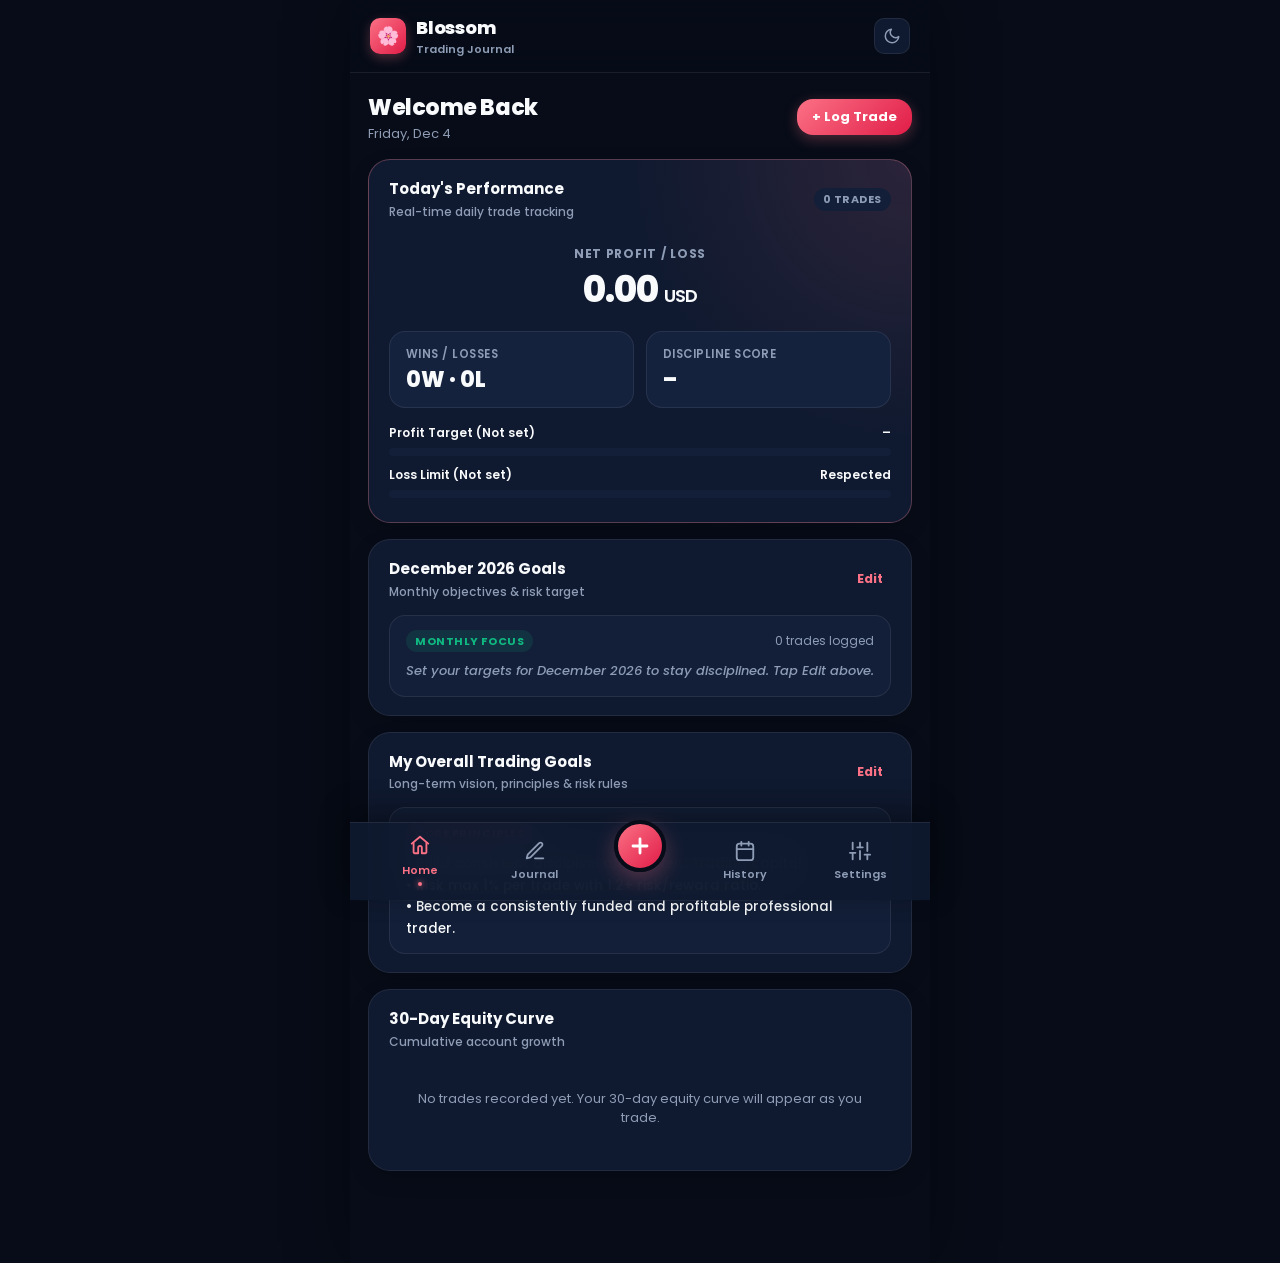
<file: index.html>
<!DOCTYPE html>
<html lang="en">
<head>
  <meta charset="utf-8">
  <meta name="viewport" content="width=device-width, initial-scale=1, maximum-scale=1, user-scalable=no, viewport-fit=cover">
  <meta name="theme-color" content="#070c18">
  <title>Blossom Trade Journal 🌸</title>
  <link rel="preconnect" href="https://fonts.googleapis.com">
  <link rel="preconnect" href="https://fonts.gstatic.com" crossorigin>
  <link rel="stylesheet" href="https://fonts.googleapis.com/css2?family=Poppins:wght@300;400;500;600;700;800&display=swap">
  <style>
    :root {
      --bg: #070c18;
      --card: #0f192f;
      --card-elevated: #15223e;
      --card-border: rgba(255, 255, 255, 0.08);
      --tx: #f8fafc;
      --tx-muted: #8e9db5;
      --tx-dim: #5c6b82;
      --accent: #fb7185;
      --accent-glow: rgba(251, 113, 133, 0.3);
      --accent-grad: linear-gradient(135deg, #fb7185 0%, #e11d48 100%);
      --g: #10b981;
      --g-bg: rgba(16, 185, 129, 0.12);
      --r: #f43f5e;
      --r-bg: rgba(244, 63, 94, 0.12);
      --in: #131f38;
      --in-focus: #1c2c4e;
      --bd: rgba(255, 255, 255, 0.08);
      --radius-sm: 10px;
      --radius-md: 16px;
      --radius-lg: 22px;
      --radius-full: 9999px;
      --font-main: "Poppins", -apple-system, BlinkMacSystemFont, "Segoe UI", Roboto, sans-serif;
    }

    [data-theme="light"] {
      --bg: #f4f6fa;
      --card: #ffffff;
      --card-elevated: #f8fafc;
      --card-border: #e2e8f0;
      --tx: #0b1f3a;
      --tx-muted: #64748b;
      --tx-dim: #94a3b8;
      --accent: #e11d48;
      --accent-glow: rgba(225, 29, 72, 0.15);
      --accent-grad: linear-gradient(135deg, #fb7185 0%, #e11d48 100%);
      --g: #059669;
      --g-bg: #ecfdf5;
      --r: #dc2626;
      --r-bg: #fef2f2;
      --in: #f1f5f9;
      --in-focus: #ffffff;
      --bd: #e2e8f0;
    }

    * {
      box-sizing: border-box;
      margin: 0;
      padding: 0;
      -webkit-tap-highlight-color: transparent;
      font-family: var(--font-main) !important;
    }

    body {
      background: var(--bg);
      color: var(--tx);
      font-family: var(--font-main);
      font-size: 15px;
      line-height: 1.5;
      -webkit-font-smoothing: antialiased;
      overflow-x: hidden;
      min-height: 100vh;
      display: flex;
      justify-content: center;
    }

    /* Animated Splash Screen */
    .splash-screen {
      position: fixed;
      top: 0;
      left: 0;
      right: 0;
      bottom: 0;
      z-index: 99999;
      background: #070c18;
      display: flex;
      flex-direction: column;
      align-items: center;
      justify-content: center;
      transition: opacity 0.5s ease-out, visibility 0.5s;
    }

    .splash-screen.hide {
      opacity: 0;
      visibility: hidden;
      pointer-events: none;
    }

    .splash-content {
      display: flex;
      flex-direction: column;
      align-items: center;
      text-align: center;
      animation: splashPop 0.6s cubic-bezier(0.16, 1, 0.3, 1);
    }

    .splash-logo-wrap {
      position: relative;
      width: 90px;
      height: 90px;
      display: flex;
      align-items: center;
      justify-content: center;
      margin-bottom: 16px;
    }

    .splash-glow {
      position: absolute;
      width: 100%;
      height: 100%;
      border-radius: var(--radius-full);
      background: var(--accent-grad);
      filter: blur(24px);
      opacity: 0.6;
      animation: pulseGlow 2s infinite ease-in-out;
    }

    .splash-icon {
      position: relative;
      width: 80px;
      height: 80px;
      border-radius: 22px;
      background: var(--card);
      border: 1px solid rgba(255, 255, 255, 0.15);
      display: flex;
      align-items: center;
      justify-content: center;
      font-size: 40px;
      box-shadow: 0 10px 30px rgba(0, 0, 0, 0.5);
    }

    .splash-title {
      font-size: 26px;
      font-weight: 800;
      letter-spacing: -0.02em;
      color: #ffffff;
      margin-bottom: 4px;
    }

    .splash-tagline {
      font-size: 13.5px;
      color: #8e9db5;
      font-weight: 500;
      letter-spacing: 0.02em;
      margin-bottom: 24px;
    }

    .splash-loader {
      width: 140px;
      height: 4px;
      background: rgba(255, 255, 255, 0.1);
      border-radius: var(--radius-full);
      overflow: hidden;
    }

    .splash-bar {
      height: 100%;
      background: var(--accent-grad);
      border-radius: var(--radius-full);
      animation: loadBar 1.2s ease-in-out forwards;
    }

    @keyframes loadBar {
      0% { width: 0%; }
      50% { width: 65%; }
      100% { width: 100%; }
    }

    @keyframes pulseGlow {
      0%, 100% { transform: scale(1); opacity: 0.6; }
      50% { transform: scale(1.15); opacity: 0.85; }
    }

    @keyframes splashPop {
      0% { transform: scale(0.85); opacity: 0; }
      100% { transform: scale(1); opacity: 1; }
    }

    /* App Shell */
    #app-shell {
      width: 100%;
      max-width: 580px;
      min-height: 100vh;
      display: flex;
      flex-direction: column;
      position: relative;
      background: var(--bg);
      box-shadow: 0 0 60px rgba(0, 0, 0, 0.4);
    }

    /* Top App Bar */
    header.app-topbar {
      position: sticky;
      top: 0;
      z-index: 40;
      display: flex;
      align-items: center;
      justify-content: space-between;
      padding: calc(14px + env(safe-area-inset-top, 0px)) 20px 14px;
      background: color-mix(in srgb, var(--bg) 85%, transparent);
      backdrop-filter: blur(16px);
      -webkit-backdrop-filter: blur(16px);
      border-bottom: 1px solid var(--bd);
    }

    .topbar-brand {
      display: flex;
      align-items: center;
      gap: 10px;
    }

    .brand-icon {
      width: 36px;
      height: 36px;
      border-radius: 10px;
      background: var(--accent-grad);
      display: flex;
      align-items: center;
      justify-content: center;
      font-size: 18px;
      box-shadow: 0 4px 12px var(--accent-glow);
    }

    .brand-title {
      font-size: 18px;
      font-weight: 800;
      letter-spacing: -0.01em;
      color: var(--tx);
    }

    .topbar-actions {
      display: flex;
      align-items: center;
      gap: 8px;
    }

    .icon-btn {
      width: 36px;
      height: 36px;
      border-radius: var(--radius-sm);
      background: var(--card);
      border: 1px solid var(--bd);
      color: var(--tx-muted);
      display: flex;
      align-items: center;
      justify-content: center;
      cursor: pointer;
      font-size: 16px;
      transition: all 0.2s ease;
    }

    .icon-btn:hover, .icon-btn:active {
      color: var(--tx);
      background: var(--card-elevated);
      border-color: var(--accent);
    }

    /* Main Scrollable View Area */
    main#main-content {
      flex: 1;
      padding: 18px 18px calc(92px + env(safe-area-inset-bottom, 0px));
      display: flex;
      flex-direction: column;
      gap: 16px;
      overflow-y: auto;
    }

    /* Premium Mobile Cards */
    .card {
      background: var(--card);
      border: 1px solid var(--card-border);
      border-radius: var(--radius-lg);
      padding: 18px 20px;
      box-shadow: 0 8px 24px -6px rgba(0, 0, 0, 0.25);
      position: relative;
      overflow: hidden;
    }

    .card-glow {
      background: radial-gradient(400px circle at top right, color-mix(in srgb, var(--accent) 12%, transparent), transparent 70%), var(--card);
      border: 1px solid color-mix(in srgb, var(--accent) 25%, var(--card-border));
    }

    .card-header {
      display: flex;
      align-items: center;
      justify-content: space-between;
      margin-bottom: 14px;
    }

    .card-title {
      font-size: 15px;
      font-weight: 700;
      color: var(--tx);
      display: flex;
      align-items: center;
      gap: 8px;
    }

    .card-subtitle {
      font-size: 12px;
      color: var(--tx-muted);
      margin-top: 2px;
      font-weight: 500;
    }

    .card-action-btn {
      font-size: 12.5px;
      font-weight: 700;
      color: var(--accent);
      background: transparent;
      border: none;
      cursor: pointer;
      padding: 4px 8px;
      border-radius: 6px;
    }

    .card-action-btn:hover {
      background: var(--accent-glow);
    }

    /* Goals Section */
    .goal-box {
      background: var(--in);
      border: 1px solid var(--bd);
      border-radius: var(--radius-md);
      padding: 14px 16px;
      margin-top: 10px;
    }

    .goal-header-row {
      display: flex;
      align-items: center;
      justify-content: space-between;
      margin-bottom: 8px;
    }

    .goal-tag {
      font-size: 11px;
      font-weight: 700;
      text-transform: uppercase;
      letter-spacing: 0.05em;
      padding: 3px 9px;
      border-radius: var(--radius-full);
      background: var(--accent-glow);
      color: var(--accent);
    }

    .goal-text {
      font-size: 13.5px;
      color: var(--tx);
      line-height: 1.6;
      white-space: pre-wrap;
      font-weight: 500;
    }

    .goal-empty-text {
      font-size: 13px;
      color: var(--tx-muted);
      font-style: italic;
    }

    .goal-edit-area {
      width: 100%;
      min-height: 75px;
      background: var(--bg);
      border: 1px solid var(--accent);
      border-radius: var(--radius-sm);
      color: var(--tx);
      padding: 10px;
      font-family: inherit;
      font-size: 13.5px;
      resize: vertical;
      outline: none;
    }

    /* KPI Grid */
    .kpi-grid {
      display: grid;
      grid-template-columns: repeat(2, 1fr);
      gap: 12px;
    }

    .kpi-card {
      background: var(--card-elevated);
      border: 1px solid var(--bd);
      border-radius: var(--radius-md);
      padding: 14px 16px;
      display: flex;
      flex-direction: column;
    }

    .kpi-label {
      font-size: 11.5px;
      font-weight: 600;
      color: var(--tx-muted);
      text-transform: uppercase;
      letter-spacing: 0.04em;
    }

    .kpi-val {
      font-size: 22px;
      font-weight: 800;
      color: var(--tx);
      margin-top: 4px;
      line-height: 1.2;
    }

    .kpi-val.pos { color: var(--g); }
    .kpi-val.neg { color: var(--r); }

    /* Progress Indicators */
    .progress-wrap {
      margin-top: 10px;
    }

    .progress-bar {
      height: 8px;
      background: var(--in);
      border-radius: var(--radius-full);
      overflow: hidden;
      margin: 6px 0;
      position: relative;
    }

    .progress-fill {
      height: 100%;
      background: var(--accent-grad);
      border-radius: var(--radius-full);
      transition: width 0.4s ease;
    }

    .progress-fill.green { background: var(--g); }
    .progress-fill.red { background: var(--r); }

    /* Form Controls */
    input, select, textarea {
      width: 100%;
      padding: 12px 14px;
      border: 1px solid var(--bd);
      border-radius: var(--radius-sm);
      background: var(--in);
      color: var(--tx);
      font-family: inherit;
      font-size: 14px;
      transition: all 0.2s ease;
    }

    input:focus, select:focus, textarea:focus {
      outline: none;
      border-color: var(--accent);
      background: var(--in-focus);
      box-shadow: 0 0 0 3px var(--accent-glow);
    }

    label {
      display: block;
      font-size: 12.5px;
      font-weight: 600;
      color: var(--tx-muted);
      margin: 10px 0 5px;
    }

    .btn {
      display: inline-flex;
      align-items: center;
      justify-content: center;
      gap: 8px;
      padding: 12px 20px;
      border-radius: var(--radius-md);
      font-size: 14.5px;
      font-weight: 700;
      cursor: pointer;
      border: none;
      transition: all 0.2s cubic-bezier(0.4, 0, 0.2, 1);
      width: 100%;
    }

    .btn-primary {
      background: var(--accent-grad);
      color: #ffffff;
      box-shadow: 0 4px 14px var(--accent-glow);
    }

    .btn-primary:active {
      transform: scale(0.98);
    }

    .btn-secondary {
      background: var(--card-elevated);
      color: var(--tx);
      border: 1px solid var(--bd);
    }

    .btn-pill-group {
      display: flex;
      gap: 6px;
      flex-wrap: wrap;
    }

    .pill-btn {
      padding: 7px 14px;
      font-size: 13px;
      font-weight: 600;
      border-radius: var(--radius-full);
      background: var(--in);
      border: 1px solid var(--bd);
      color: var(--tx-muted);
      cursor: pointer;
      transition: all 0.15s ease;
    }

    .pill-btn.active {
      background: var(--accent);
      color: #ffffff;
      border-color: var(--accent);
      box-shadow: 0 2px 8px var(--accent-glow);
    }

    .rule-type-badge {
      display: inline-block;
      font-size: 10px;
      font-weight: 700;
      text-transform: uppercase;
      letter-spacing: 0.05em;
      padding: 2px 7px;
      border-radius: 6px;
      margin-right: 8px;
    }
    .rule-type-badge.do {
      background: var(--g-bg);
      color: var(--g);
    }
    .rule-type-badge.dont {
      background: var(--r-bg);
      color: var(--r);
    }

    /* Modern Bottom Navigation Bar */
    nav.app-bottom-nav {
      position: fixed;
      bottom: 0;
      left: 0;
      right: 0;
      max-width: 580px;
      margin: 0 auto;
      z-index: 50;
      background: color-mix(in srgb, var(--card) 92%, transparent);
      backdrop-filter: blur(24px);
      -webkit-backdrop-filter: blur(24px);
      border-top: 1px solid var(--bd);
      padding: 6px 12px calc(8px + env(safe-area-inset-bottom, 0px));
      display: flex;
      align-items: center;
      justify-content: space-around;
      box-shadow: 0 -10px 30px rgba(0, 0, 0, 0.4);
    }

    .nav-item {
      display: flex;
      flex-direction: column;
      align-items: center;
      justify-content: center;
      gap: 3px;
      color: var(--tx-muted);
      text-decoration: none;
      font-size: 11px;
      font-weight: 600;
      padding: 6px 8px;
      border-radius: 12px;
      cursor: pointer;
      transition: all 0.2s ease;
      flex: 1;
      max-width: 72px;
      position: relative;
    }

    .nav-icon {
      width: 24px;
      height: 24px;
      display: flex;
      align-items: center;
      justify-content: center;
      transition: all 0.2s ease;
    }

    .nav-icon svg {
      width: 22px;
      height: 22px;
      stroke-width: 2;
    }

    .nav-item.active {
      color: var(--accent);
    }

    .nav-item.active .nav-icon {
      transform: translateY(-2px);
    }

    .active-dot {
      width: 4px;
      height: 4px;
      border-radius: var(--radius-full);
      background: var(--accent);
      box-shadow: 0 0 6px var(--accent);
      display: none;
      margin-top: 1px;
    }

    .nav-item.active .active-dot {
      display: block;
    }

    /* Floating Center Add Action Button */
    .nav-item-center {
      position: relative;
      top: -14px;
    }

    .fab-btn {
      width: 52px;
      height: 52px;
      border-radius: var(--radius-full);
      background: var(--accent-grad);
      color: #ffffff;
      border: 4px solid var(--bg);
      display: flex;
      align-items: center;
      justify-content: center;
      box-shadow: 0 8px 22px var(--accent-glow);
      cursor: pointer;
      transition: transform 0.2s cubic-bezier(0.34, 1.56, 0.64, 1);
    }

    .fab-btn svg {
      width: 24px;
      height: 24px;
      stroke-width: 2.8;
    }

    .fab-btn:active {
      transform: scale(0.92);
    }

    /* Subtabs bar */
    .subtabs {
      display: flex;
      background: var(--in);
      padding: 4px;
      border-radius: var(--radius-md);
      gap: 4px;
      border: 1px solid var(--bd);
    }

    .subtab-btn {
      flex: 1;
      padding: 8px 12px;
      font-size: 13px;
      font-weight: 700;
      border-radius: var(--radius-sm);
      border: none;
      background: transparent;
      color: var(--tx-muted);
      cursor: pointer;
      transition: all 0.15s ease;
      text-align: center;
    }

    .subtab-btn.active {
      background: var(--card);
      color: var(--tx);
      box-shadow: 0 2px 8px rgba(0, 0, 0, 0.2);
    }

    /* Trade Item Card */
    .trade-card {
      background: var(--card-elevated);
      border: 1px solid var(--bd);
      border-radius: var(--radius-md);
      padding: 14px 16px;
      margin-bottom: 10px;
      display: flex;
      align-items: center;
      justify-content: space-between;
      gap: 12px;
      transition: all 0.2s ease;
    }

    .trade-left {
      display: flex;
      flex-direction: column;
      gap: 4px;
    }

    .trade-pair {
      font-size: 15px;
      font-weight: 800;
      letter-spacing: 0.02em;
      color: var(--tx);
      display: flex;
      align-items: center;
      gap: 8px;
    }

    .trade-side-badge {
      font-size: 10.5px;
      font-weight: 700;
      padding: 2px 6px;
      border-radius: 4px;
      text-transform: uppercase;
    }

    .side-buy { background: rgba(16, 185, 129, 0.15); color: var(--g); }
    .side-sell { background: rgba(244, 63, 94, 0.15); color: var(--r); }

    .trade-right {
      text-align: right;
      display: flex;
      flex-direction: column;
      align-items: flex-end;
      gap: 2px;
    }

    .trade-pl {
      font-size: 16px;
      font-weight: 800;
    }

    /* Calendar Grid */
    .cal-grid {
      display: grid;
      grid-template-columns: repeat(7, 1fr);
      gap: 5px;
    }

    .cal-day {
      min-height: 52px;
      border-radius: 8px;
      background: var(--card-elevated);
      border: 1px solid var(--bd);
      padding: 4px;
      font-size: 11px;
      cursor: pointer;
      display: flex;
      flex-direction: column;
      justify-content: space-between;
    }

    .cal-day.w { background: var(--g-bg); border-color: color-mix(in srgb, var(--g) 40%, transparent); }
    .cal-day.l { background: var(--r-bg); border-color: color-mix(in srgb, var(--r) 40%, transparent); }
    .cal-day.today { outline: 2px solid var(--accent); }

    /* Modal Sheet */
    .modal-overlay {
      position: fixed;
      top: 0; left: 0; right: 0; bottom: 0;
      background: rgba(0, 0, 0, 0.7);
      backdrop-filter: blur(8px);
      z-index: 100;
      display: none;
      align-items: flex-end;
      justify-content: center;
    }

    .modal-overlay.open {
      display: flex;
    }

    .modal-sheet {
      width: 100%;
      max-width: 580px;
      background: var(--card);
      border-top-left-radius: 24px;
      border-top-right-radius: 24px;
      border-top: 1px solid var(--bd);
      padding: 20px 22px calc(24px + env(safe-area-inset-bottom, 0px));
      max-height: 85vh;
      overflow-y: auto;
      box-shadow: 0 -10px 40px rgba(0, 0, 0, 0.5);
      animation: slideUp 0.25s cubic-bezier(0.16, 1, 0.3, 1);
    }

    .modal-grabber {
      width: 40px;
      height: 4px;
      background: var(--tx-dim);
      border-radius: var(--radius-full);
      margin: 0 auto 16px;
    }

    @keyframes slideUp {
      from { transform: translateY(100%); }
      to { transform: translateY(0); }
    }
  </style>
</head>
<body>
  <!-- Animated Splash Screen -->
  <div id="splashScreen" class="splash-screen">
    <div class="splash-content">
      <div class="splash-logo-wrap">
        <div class="splash-glow"></div>
        <div class="splash-icon">🌸</div>
      </div>
      <h1 class="splash-title">Blossom</h1>
      <p class="splash-tagline">Trade with discipline.</p>
      <div class="splash-loader">
        <div class="splash-bar"></div>
      </div>
    </div>
  </div>

  <div id="app-shell">
    <!-- Top Bar -->
    <header class="app-topbar">
      <div class="topbar-brand">
        <div class="brand-icon">🌸</div>
        <div>
          <h1 class="brand-title">Blossom</h1>
          <div style="font-size:11px;color:var(--tx-muted);font-weight:600">Trading Journal</div>
        </div>
      </div>
      <div class="topbar-actions">
        <button class="icon-btn" id="themeToggleBtn" title="Toggle Theme" aria-label="Toggle Theme">
          <svg width="18" height="18" viewBox="0 0 24 24" fill="none" stroke="currentColor" stroke-width="2" stroke-linecap="round" stroke-linejoin="round">
            <path d="M21 12.79A9 9 0 1 1 11.21 3 7 7 0 0 0 21 12.79z"></path>
          </svg>
        </button>
      </div>
    </header>

    <!-- Main Content Container -->
    <main id="main-content">
      <!-- Injected dynamically by app.js -->
    </main>

    <!-- Premium Mobile Bottom Navigation Bar with SF/Linear Icons -->
    <nav class="app-bottom-nav">
      <!-- 1. Dashboard (Home) -->
      <a class="nav-item active" data-tab="dash">
        <div class="nav-icon">
          <svg viewBox="0 0 24 24" fill="none" stroke="currentColor" stroke-linecap="round" stroke-linejoin="round">
            <path d="M3 10.5L12 3l9 7.5"/>
            <path d="M5 9.5V20a1 1 0 0 0 1 1h4v-6a2 2 0 0 1 2-2 2 2 0 0 1 2 2v6h4a1 1 0 0 0 1-1V9.5"/>
          </svg>
        </div>
        <span>Home</span>
        <span class="active-dot"></span>
      </a>

      <!-- 2. Daily Journal -->
      <a class="nav-item" data-tab="jr">
        <div class="nav-icon">
          <svg viewBox="0 0 24 24" fill="none" stroke="currentColor" stroke-linecap="round" stroke-linejoin="round">
            <path d="M12 20h9"/>
            <path d="M16.5 3.5a2.121 2.121 0 0 1 3 3L7 19l-4 1 1-4L16.5 3.5z"/>
          </svg>
        </div>
        <span>Journal</span>
        <span class="active-dot"></span>
      </a>

      <!-- 3. Center Quick Add Button -->
      <div class="nav-item-center">
        <button class="fab-btn" id="openAddTradeModalBtn" title="Log Trade">
          <svg viewBox="0 0 24 24" fill="none" stroke="currentColor" stroke-linecap="round" stroke-linejoin="round">
            <line x1="12" y1="5" x2="12" y2="19"></line>
            <line x1="5" y1="12" x2="19" y2="12"></line>
          </svg>
        </button>
      </div>

      <!-- 4. History / Calendar -->
      <a class="nav-item" data-tab="hist">
        <div class="nav-icon">
          <svg viewBox="0 0 24 24" fill="none" stroke="currentColor" stroke-linecap="round" stroke-linejoin="round">
            <rect x="3" y="4" width="18" height="18" rx="3" ry="3"/>
            <line x1="16" y1="2" x2="16" y2="6"/>
            <line x1="8" y1="2" x2="8" y2="6"/>
            <line x1="3" y1="10" x2="21" y2="10"/>
          </svg>
        </div>
        <span>History</span>
        <span class="active-dot"></span>
      </a>

      <!-- 5. More / Settings -->
      <a class="nav-item" data-tab="more">
        <div class="nav-icon">
          <svg viewBox="0 0 24 24" fill="none" stroke="currentColor" stroke-linecap="round" stroke-linejoin="round">
            <line x1="4" y1="21" x2="4" y2="14"/>
            <line x1="4" y1="10" x2="4" y2="3"/>
            <line x1="12" y1="21" x2="12" y2="12"/>
            <line x1="12" y1="8" x2="12" y2="3"/>
            <line x1="20" y1="21" x2="20" y2="16"/>
            <line x1="20" y1="12" x2="20" y2="3"/>
            <line x1="1" y1="14" x2="7" y2="14"/>
            <line x1="9" y1="8" x2="15" y2="8"/>
            <line x1="17" y1="16" x2="23" y2="16"/>
          </svg>
        </div>
        <span>Settings</span>
        <span class="active-dot"></span>
      </a>
    </nav>

    <!-- Add Trade Slide-up Modal -->
    <div id="addTradeModal" class="modal-overlay">
      <div class="modal-sheet">
        <div class="modal-grabber"></div>
        <div class="card-header">
          <h3 class="card-title">Log a New Trade</h3>
          <button class="card-action-btn" id="closeAddTradeModalBtn">Close</button>
        </div>

        <form id="quickTradeForm">
          <label>Currency Pair / Symbol</label>
          <input type="text" id="qtPair" placeholder="e.g. EURUSD, XAUUSD, NAS100" required autocomplete="off" style="text-transform:uppercase">

          <div style="display:grid;grid-template-columns:1fr 1fr;gap:10px;margin-top:4px">
            <div>
              <label>Side</label>
              <div class="btn-pill-group" id="qtSidePills">
                <button type="button" class="pill-btn active" data-val="Buy">Buy</button>
                <button type="button" class="pill-btn" data-val="Sell">Sell</button>
              </div>
            </div>
            <div>
              <label>Outcome</label>
              <select id="qtOutcome">
                <option value="Win">Win</option>
                <option value="Loss">Loss</option>
                <option value="Breakeven">Breakeven</option>
              </select>
            </div>
          </div>

          <div style="display:grid;grid-template-columns:1fr 1fr;gap:10px;margin-top:4px">
            <div>
              <label>P/L Amount ($)</label>
              <input type="number" id="qtAmount" placeholder="e.g. 50" step="any" required>
            </div>
            <div>
              <label>Pips (Optional)</label>
              <input type="number" id="qtPips" placeholder="e.g. 25" step="any">
            </div>
          </div>

          <label>Followed Strategy / Plan?</label>
          <div class="btn-pill-group" id="qtFollowedPills">
            <button type="button" class="pill-btn active" data-val="Yes">Yes</button>
            <button type="button" class="pill-btn" data-val="Partly">Partly</button>
            <button type="button" class="pill-btn" data-val="No">No</button>
          </div>

          <label>Setup Nuance / Notes</label>
          <textarea id="qtWhy" rows="3" placeholder="Key level retest, confluence, what went well..."></textarea>

          <button type="submit" class="btn btn-primary" style="margin-top:16px">Save Trade Record</button>
        </form>
      </div>
    </div>
  </div>

  <script src="app.js"></script>
</body>
</html>
</file>
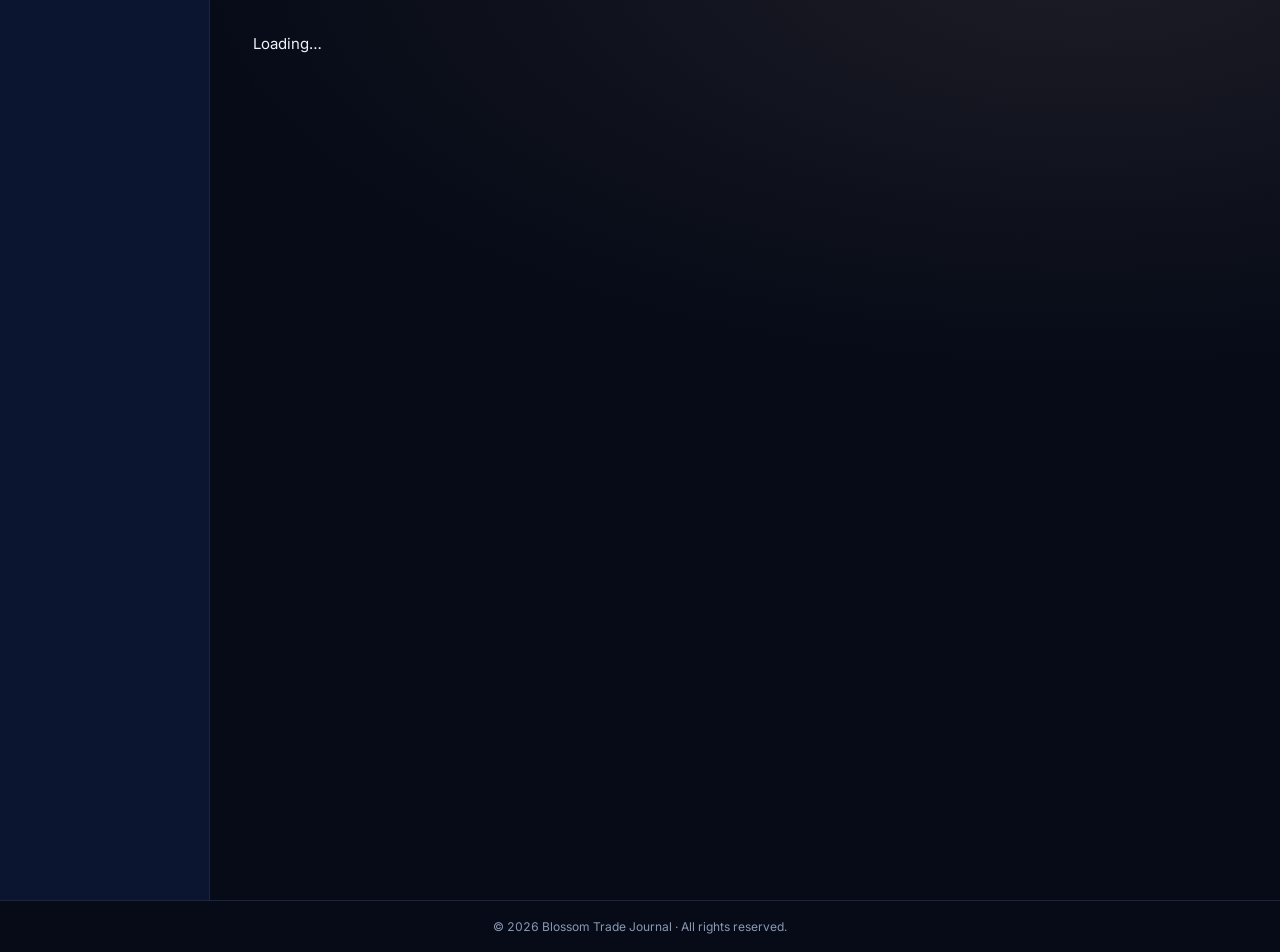
<file: Blossom Trade Journal.html>
<!DOCTYPE html><html lang="en"><head><meta charset="utf-8"><meta name="viewport" content="width=device-width,initial-scale=1,viewport-fit=cover"><title>Blossom Trade Journal</title><link rel="preconnect" href="https://fonts.googleapis.com"><link rel="preconnect" href="https://fonts.gstatic.com" crossorigin><link rel="stylesheet" href="https://fonts.googleapis.com/css2?family=Inter:wght@400;500;600&family=Playfair+Display:wght@500;600&display=swap">
<style>
:root{--bg:#f4f6fa;--card:#fff;--tx:#0b1f3a;--mu:#6b7a90;--bd:#e2e8f0;--ac:#0b1f3a;--on:#fff;--g:#16a34a;--r:#dc2626;--in:#f8fafc;box-sizing:border-box;padding-top:env(safe-area-inset-top,0px);padding-bottom:env(safe-area-inset-bottom,0px)}
@media(prefers-color-scheme:dark){:root:not([data-theme="light"]){--bg:#060b17;--card:#0c1530;--tx:#eef2fa;--mu:#8a98b4;--bd:#1a2644;--ac:#e8b4a6;--on:#1a1020;--g:#5fd3a0;--r:#f2808a;--in:#09112a;color-scheme:dark}}
:root[data-theme="dark"]{--bg:#060b17;--card:#0c1530;--tx:#eef2fa;--mu:#8a98b4;--bd:#1a2644;--ac:#e8b4a6;--on:#1a1020;--g:#5fd3a0;--r:#f2808a;--in:#09112a;color-scheme:dark}
html{scroll-padding-top:env(safe-area-inset-top,0px)}
body{margin:0;background:radial-gradient(900px 420px at 85% -5%,color-mix(in srgb,var(--ac) 10%,transparent),transparent),var(--bg);color:var(--tx);font:15px/1.6 Inter,system-ui,-apple-system,"Segoe UI",Roboto,sans-serif;-webkit-font-smoothing:antialiased;font-variant-numeric:tabular-nums}
#app{display:flex;min-height:100vh}
nav{width:210px;background:var(--card);border-right:1px solid var(--bd);padding:16px 10px;position:sticky;top:0;height:100vh;box-sizing:border-box;flex:none}
nav h1{font:600 20px/1.25 "Playfair Display",Georgia,serif;margin:8px 10px 20px;color:var(--ac)}
nav a{display:block;padding:10px 14px;border-radius:10px;color:var(--mu);cursor:pointer;font-weight:500;margin-bottom:2px}
nav a.on{background:var(--ac);color:var(--on)}
main{flex:1;min-width:0;padding:32px 28px;max-width:1040px;margin:0 auto;box-sizing:border-box}
@media(max-width:820px){#app{display:block}nav{position:fixed;top:auto;bottom:0;left:0;right:0;width:auto;height:auto;display:flex;overflow-x:auto;padding:6px 6px calc(6px + env(safe-area-inset-bottom,0px));border-top:1px solid var(--bd);border-right:0;z-index:5}nav h1{display:none}nav a{white-space:nowrap;padding:8px 12px;font-size:13px}main{padding:14px 14px 90px}}
.c{background:var(--card);border:1px solid var(--bd);border-radius:16px;padding:20px;margin-bottom:16px;box-shadow:0 14px 34px -22px rgba(0,0,0,.55)}
.g{display:grid;grid-template-columns:repeat(auto-fit,minmax(140px,1fr));gap:12px;margin-bottom:14px}.g .c{margin:0}
.k small{display:block;color:var(--mu);font-size:11px;text-transform:uppercase;letter-spacing:.09em}.k b{font-size:25px;font-weight:600}
.pos{color:var(--g)}.neg{color:var(--r)}.mu{color:var(--mu);font-size:13px}
.bar{height:8px;background:var(--bd);border-radius:6px;overflow:hidden;margin:8px 0}.bar i{display:block;height:100%;background:var(--g)}
input,select,textarea{width:100%;box-sizing:border-box;padding:10px 12px;border:1px solid var(--bd);border-radius:10px;background:var(--in);color:var(--tx);font:inherit}input:focus,select:focus,textarea:focus{outline:0;border-color:var(--ac);box-shadow:0 0 0 3px color-mix(in srgb,var(--ac) 22%,transparent)}
button{padding:9px 18px;border:0;border-radius:10px;background:var(--ac);color:var(--on);font:inherit;font-weight:600;cursor:pointer;transition:filter .15s}button:hover{filter:brightness(1.08)}
button.s{background:var(--in);color:var(--tx);border:1px solid var(--bd)}
.mic{float:right;padding:1px 8px;font-size:12px}.mic.on{background:var(--r);color:#fff}
.row{display:flex;gap:10px;flex-wrap:wrap;align-items:flex-end;margin-bottom:6px}.row>*{flex:1 1 130px}.row.n{justify-content:center;align-items:center}.row.n>*{flex:none}
label{display:block;font-size:13px;color:var(--mu);margin:10px 0 4px}
.chip{display:inline-block;padding:4px 11px;border:1px solid var(--bd);border-radius:99px;margin:0 6px 6px 0;cursor:pointer;font-size:13px}.chip.on{background:var(--ac);color:var(--on)}
.tbl{overflow-x:auto}table{border-collapse:collapse;width:100%;font-size:14px}td,th{padding:7px 8px;border-bottom:1px solid var(--bd);text-align:left;white-space:nowrap}
.cal{display:grid;grid-template-columns:repeat(7,1fr);gap:4px}.d{min-height:58px;border:1px solid var(--bd);border-radius:8px;padding:4px;font-size:12px;cursor:pointer}
.d.w{background:color-mix(in srgb,var(--g) 25%,var(--card))}.d.l{background:color-mix(in srgb,var(--r) 25%,var(--card))}.d.b{background:var(--bd)}.d.m{border-style:dashed}.we{opacity:.55}.td{outline:2px solid var(--ac)}
h2{font:600 30px/1.2 "Playfair Display",Georgia,serif;font-variant-numeric:lining-nums;letter-spacing:-.01em;margin:0 0 6px}
footer{padding:16px 28px;text-align:center;font-size:12px;color:var(--mu);border-top:1px solid var(--bd);margin-top:auto}
</style></head><body><div id="app"><nav id="nv"></nav><main id="mn">Loading…</main></div>
<footer>
  &copy; <span id="footer-year">2026</span> Blossom Trade Journal · All rights reserved.
</footer>
<script src="app.js"></script></body></html>
</file>
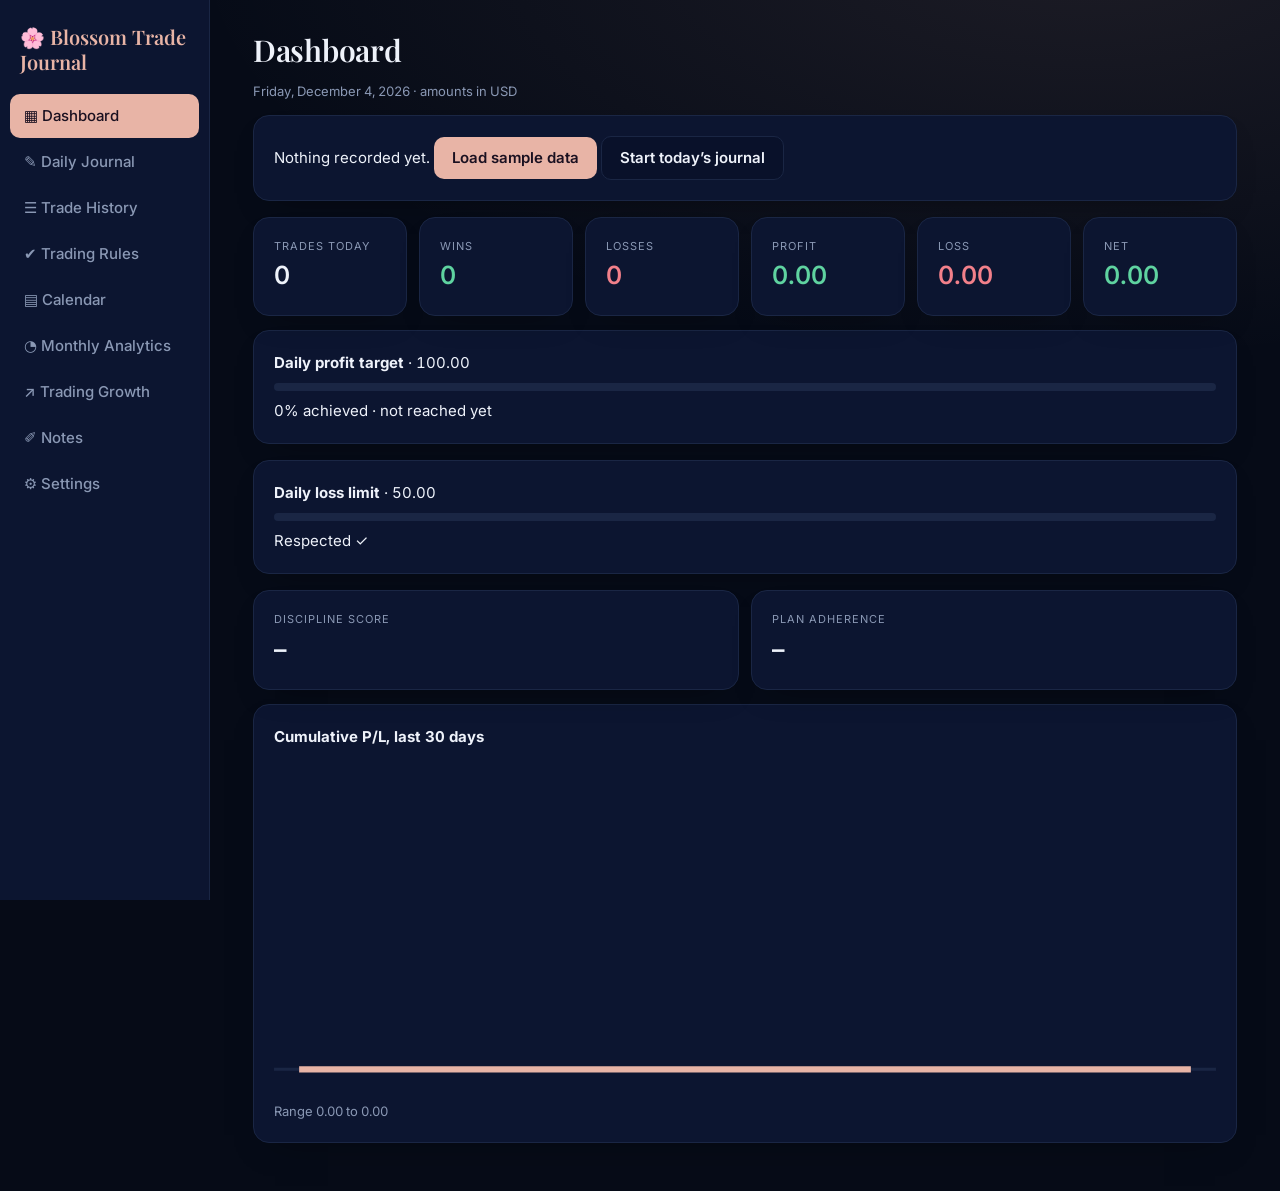
<file: Blossom Trade Journal.original.html>
<!DOCTYPE html><html lang="en"><head><meta charset="utf-8"><meta name="viewport" content="width=device-width,initial-scale=1,viewport-fit=cover"><title>Blossom Trade Journal</title><link rel="preconnect" href="https://fonts.googleapis.com"><link rel="preconnect" href="https://fonts.gstatic.com" crossorigin><link rel="stylesheet" href="https://fonts.googleapis.com/css2?family=Inter:wght@400;500;600&family=Playfair+Display:wght@500;600&display=swap">
<style>
:root{--bg:#f4f6fa;--card:#fff;--tx:#0b1f3a;--mu:#6b7a90;--bd:#e2e8f0;--ac:#0b1f3a;--on:#fff;--g:#16a34a;--r:#dc2626;--in:#f8fafc;box-sizing:border-box;padding-top:env(safe-area-inset-top,0px);padding-bottom:env(safe-area-inset-bottom,0px)}
@media(prefers-color-scheme:dark){:root:not([data-theme="light"]){--bg:#060b17;--card:#0c1530;--tx:#eef2fa;--mu:#8a98b4;--bd:#1a2644;--ac:#e8b4a6;--on:#1a1020;--g:#5fd3a0;--r:#f2808a;--in:#09112a;color-scheme:dark}}
:root[data-theme="dark"]{--bg:#060b17;--card:#0c1530;--tx:#eef2fa;--mu:#8a98b4;--bd:#1a2644;--ac:#e8b4a6;--on:#1a1020;--g:#5fd3a0;--r:#f2808a;--in:#09112a;color-scheme:dark}
html{scroll-padding-top:env(safe-area-inset-top,0px)}
body{margin:0;background:radial-gradient(900px 420px at 85% -5%,color-mix(in srgb,var(--ac) 10%,transparent),transparent),var(--bg);color:var(--tx);font:15px/1.6 Inter,system-ui,-apple-system,"Segoe UI",Roboto,sans-serif;-webkit-font-smoothing:antialiased;font-variant-numeric:tabular-nums}
#app{display:flex;min-height:100vh}
nav{width:210px;background:var(--card);border-right:1px solid var(--bd);padding:16px 10px;position:sticky;top:0;height:100vh;box-sizing:border-box;flex:none}
nav h1{font:600 20px/1.25 "Playfair Display",Georgia,serif;margin:8px 10px 20px;color:var(--ac)}
nav a{display:block;padding:10px 14px;border-radius:10px;color:var(--mu);cursor:pointer;font-weight:500;margin-bottom:2px}
nav a.on{background:var(--ac);color:var(--on)}
main{flex:1;min-width:0;padding:32px 28px;max-width:1040px;margin:0 auto;box-sizing:border-box}
@media(max-width:820px){#app{display:block}nav{position:fixed;top:auto;bottom:0;left:0;right:0;width:auto;height:auto;display:flex;overflow-x:auto;padding:6px 6px calc(6px + env(safe-area-inset-bottom,0px));border-top:1px solid var(--bd);border-right:0;z-index:5}nav h1{display:none}nav a{white-space:nowrap;padding:8px 12px;font-size:13px}main{padding:14px 14px 90px}}
.c{background:var(--card);border:1px solid var(--bd);border-radius:16px;padding:20px;margin-bottom:16px;box-shadow:0 14px 34px -22px rgba(0,0,0,.55)}
.g{display:grid;grid-template-columns:repeat(auto-fit,minmax(140px,1fr));gap:12px;margin-bottom:14px}.g .c{margin:0}
.k small{display:block;color:var(--mu);font-size:11px;text-transform:uppercase;letter-spacing:.09em}.k b{font-size:25px;font-weight:600}
.pos{color:var(--g)}.neg{color:var(--r)}.mu{color:var(--mu);font-size:13px}
.bar{height:8px;background:var(--bd);border-radius:6px;overflow:hidden;margin:8px 0}.bar i{display:block;height:100%;background:var(--g)}
input,select,textarea{width:100%;box-sizing:border-box;padding:10px 12px;border:1px solid var(--bd);border-radius:10px;background:var(--in);color:var(--tx);font:inherit}input:focus,select:focus,textarea:focus{outline:0;border-color:var(--ac);box-shadow:0 0 0 3px color-mix(in srgb,var(--ac) 22%,transparent)}
button{padding:9px 18px;border:0;border-radius:10px;background:var(--ac);color:var(--on);font:inherit;font-weight:600;cursor:pointer;transition:filter .15s}button:hover{filter:brightness(1.08)}
button.s{background:var(--in);color:var(--tx);border:1px solid var(--bd)}
.mic{float:right;padding:1px 8px;font-size:12px}.mic.on{background:var(--r);color:#fff}
.row{display:flex;gap:10px;flex-wrap:wrap;align-items:flex-end;margin-bottom:6px}.row>*{flex:1 1 130px}.row.n{justify-content:center;align-items:center}.row.n>*{flex:none}
label{display:block;font-size:13px;color:var(--mu);margin:10px 0 4px}
.chip{display:inline-block;padding:4px 11px;border:1px solid var(--bd);border-radius:99px;margin:0 6px 6px 0;cursor:pointer;font-size:13px}.chip.on{background:var(--ac);color:var(--on)}
.tbl{overflow-x:auto}table{border-collapse:collapse;width:100%;font-size:14px}td,th{padding:7px 8px;border-bottom:1px solid var(--bd);text-align:left;white-space:nowrap}
.cal{display:grid;grid-template-columns:repeat(7,1fr);gap:4px}.d{min-height:58px;border:1px solid var(--bd);border-radius:8px;padding:4px;font-size:12px;cursor:pointer}
.d.w{background:color-mix(in srgb,var(--g) 25%,var(--card))}.d.l{background:color-mix(in srgb,var(--r) 25%,var(--card))}.d.b{background:var(--bd)}.d.m{border-style:dashed}.we{opacity:.55}.td{outline:2px solid var(--ac)}
h2{font:600 30px/1.2 "Playfair Display",Georgia,serif;font-variant-numeric:lining-nums;letter-spacing:-.01em;margin:0 0 6px}
</style></head><body><div id="app"><nav id="nv"></nav><main id="mn">Loading…</main></div>
<script>
const $=s=>document.querySelector(s),e=s=>String(s??'').replace(/[&<>"]/g,c=>({'&':'&amp;','<':'&lt;','>':'&gt;','"':'&quot;'}[c])),
td=d=>{d=d||new Date();return d.getFullYear()+'-'+String(d.getMonth()+1).padStart(2,'0')+'-'+String(d.getDate()).padStart(2,'0')},
f=n=>(n<0?'−':'')+Math.abs(n).toFixed(2).replace(/\B(?=(\d{3})+(?!\d))/g,','),
g=(o,p)=>p.split('.').reduce((a,q)=>a?.[q],o)??'',
setp=(o,p,v)=>{const a=p.split('.'),l=a.pop();for(const q of a)o=o[q]??={};o[l]=v},
say=t=>{const s=$('#st');if(s)s.textContent=t};
const DR=[['do','Follow my trading strategy'],['do','Respect my risk management'],['do','Set my stop loss'],['dont','Revenge trade'],['dont','Overtrade'],['dont','Exceed my daily loss limit']].map(([t,x],i)=>({id:'d'+i,t,x})),
NEG=['Fearful','Anxious','Greedy','Frustrated'],TG=['Confident','Calm','Patient','Disciplined',...NEG],SS=['Sydney','Tokyo','London','New York'],CATS=['General','Lesson','Reminder','Strategy'],
FL=[['fomo','Did I experience FOMO?'],['rev','Did I revenge trade?'],['over','Did I overtrade?'],['fear','Did I close a trade out of fear?'],['plan','Did I follow my plan despite my emotions?']],
FN={fomo:'FOMO entries',rev:'Revenge trading',over:'Overtrading',fear:'Closing out of fear'},
RV=[['well','What did I do well today?'],['mist','What mistakes did I make?'],['learn','What did I learn today?'],['plan','Did I follow my trading plan?'],['emo','Did I manage my emotions?'],['pat','Was I patient?'],['diff','What would I do differently tomorrow?'],['take','Biggest takeaway from today'],['act','Action point for tomorrow']],
NAV=[['dash','▦ Dashboard'],['jr','✎ Daily Journal'],['hist','☰ Trade History'],['rules','✔ Trading Rules'],['cal','▤ Calendar'],['an','◔ Monthly Analytics'],['gr','↗ Trading Growth'],['notes','✐ Notes'],['set','⚙ Settings']];
let S={set:{tg:100,ml:50,cur:'USD',mt:5},rules:DR,days:{},notes:[],th:''},view='dash',cd=td(),mo=td().slice(0,7),flt={},draft={},db,ref,dic,dl,mic,lis,tm;
const K=(l,v,c='')=>`<div class="c k"><small>${l}</small><b class="${c}">${v}</b></div>`,
H=t=>`<div class="row"><h2 style="margin:0;flex:3 1 200px">${t}</h2><span id="st" class="mu" style="text-align:right"></span></div>`,
SEL=(k,o,v,at='k')=>`<select data-${at}="${k}">${o.map(x=>{const[a,b]=Array.isArray(x)?x:[x,x];return`<option value="${a}"${a==v?' selected':''}>${b}</option>`}).join('')}</select>`,
L=(l,h)=>`<div><label>${l}</label>${h}</div>`,
YN=(k,v)=>SEL(k,[['','–'],['y','Yes'],['n','No']],v),
F=(k,l,v,o={})=>`<div><label>${l}${o.m&&dic?`<button class="mic s" data-m="${k}" title="Dictate">🎤</button>`:''}</label>${o.ta?`<textarea rows="${o.r||2}" data-k="${k}">${e(v)}</textarea>`:`<input data-k="${k}" type="${o.t||'text'}" value="${e(v)}">`}</div>`,
CH=(k,a,sel)=>a.map(v=>`<span class="chip${(sel||[]).includes(v)?' on':''}" data-a="chip" data-k="${k}" data-v="${v}">${v}</span>`).join(''),
MN=()=>`<div class="row n"><button class="s" data-a="mon" data-v="-1">‹</button><b>${new Date(mo+'-01T00:00').toLocaleDateString(undefined,{month:'long',year:'numeric'})}</b><button class="s" data-a="mon" data-v="1">›</button></div>`;
const day=k=>{const d=S.days[k]??={trades:[],emo:{},rv:{},rc:{}};delete d.s;return d};
function ds(k){const d=S.days[k]||{},T=d.trades||[],s=S.set,pr=T.reduce((a,t)=>a+Math.max(+t.pl||0,0),0),lo=-T.reduce((a,t)=>a+Math.min(+t.pl||0,0),0),em=d.emo||{},R=S.rules.map(r=>d.rc?.[r.id]?.v).filter(v=>v=='1'||v=='0'),ad=R.length?Math.round(100*R.filter(v=>v=='1').length/R.length):null,fl=['fomo','rev','over','fear'].filter(z=>em[z]=='y').length,br=s.ml>0&&lo>s.ml,ac=T.length||R.length||fl;
return{d,T,n:T.length,w:T.filter(t=>t.out=='Win').length,l:T.filter(t=>t.out=='Loss').length,pr,lo,net:pr-lo,ad,fl,br,mx:s.mt>0&&T.length>s.mt,sc:ac?Math.max(0,(ad??100)-10*fl-(br?20:0)):null}}
function ms(ym){const X=Object.keys(S.days).filter(k=>k.startsWith(ym)).sort().map(k=>({k,...ds(k)})),TD=X.filter(x=>x.n),A=X.flatMap(x=>x.T),c=o=>A.filter(t=>t.out==o).length,
cnt=a=>{const o={};a.forEach(z=>o[z]=(o[z]||0)+1);return Object.entries(o).sort((p,q)=>q[1]-p[1])},P=(a,b)=>b?Math.round(100*a/b):null,sum=k=>X.reduce((a,x)=>a+x[k],0),sc=X.filter(x=>x.sc!=null),em=x=>x.d.emo||{},[y,mm]=ym.split('-').map(Number);let wd=0;
for(let i=1,n=new Date(y,mm,0).getDate();i<=n;i++){const t=new Date(y,mm-1,i);if(t<=new Date()&&t.getDay()%6)wd++}
return{X,TD,n:A.length,w:c('Win'),l:c('Loss'),b:c('Breakeven'),pr:sum('pr'),lo:sum('lo'),net:sum('net'),pd:TD.filter(x=>x.net>0).length,ld:TD.filter(x=>x.net<0).length,
best:TD.length?TD.reduce((a,b)=>b.net>a.net?b:a):null,worst:TD.length?TD.reduce((a,b)=>b.net<a.net?b:a):null,avg:TD.length?sum('net')/TD.length:0,
plan:X.filter(x=>x.ad>=80).length,pa:X.filter(x=>x.ad!=null).length,disc:sc.length?Math.round(sc.reduce((a,x)=>a+x.sc,0)/sc.length):null,
emo:cnt(X.flatMap(x=>em(x).tags||[])),mis:cnt([...X.flatMap(x=>['fomo','rev','over','fear'].filter(z=>em(x)[z]=='y').map(z=>FN[z])),...X.flatMap(x=>S.rules.filter(r=>x.d.rc?.[r.id]?.v=='0').map(r=>'Broke rule: '+r.x))]),
emn:P(X.filter(x=>em(x).plan=='y').length,X.filter(x=>em(x).plan).length),pat:P(X.filter(x=>em(x).over!='y'&&em(x).fomo!='y').length,X.length),str:P(A.filter(t=>t.fol=='Yes').length,A.length),
risk:P(TD.filter(x=>!x.br&&!x.mx).length,TD.length),jc:wd?Math.min(100,P(X.length,wd)):null,imp:X.length?+(X.reduce((a,x)=>a+x.fl,0)/X.length).toFixed(2):null}}
function chart(v,bar){if(!v.length)return'<p class="mu">No trades recorded for this period.</p>';const W=300,Q=110,mn=Math.min(0,...v),mx=Math.max(0,...v),sp=(mx-mn)||1,y=a=>Q-8-(a-mn)/sp*(Q-16),n=v.length;
let b=`<svg viewBox="0 0 ${W} ${Q}" style="width:100%;height:auto"><line x1="0" x2="${W}" y1="${y(0)}" y2="${y(0)}" style="stroke:var(--bd)"/>`;
if(bar)v.forEach((a,i)=>b+=`<rect x="${8+i*(W-16)/n}" y="${Math.min(y(a),y(0))}" width="${(W-16)/n*.7}" height="${Math.max(1,Math.abs(y(a)-y(0)))}" rx="2" style="fill:var(--${a<0?'r':'g'})"/>`);
else b+=`<polyline fill="none" style="stroke:var(--ac);stroke-width:2" points="${v.map((a,i)=>(n<2?W/2:8+i*(W-16)/(n-1))+','+y(a)).join(' ')}"/>`;
return b+`</svg><div class="mu">Range ${f(mn)} to ${f(mx)}</div>`}
const V={
dash(){const k=td(),x=ds(k),s=S.set,pct=s.tg>0?Math.min(100,Math.max(0,x.net)/s.tg*100):0,lp=s.ml>0?Math.min(100,x.lo/s.ml*100):0,ser=[];let t=0;
for(let i=29;i>=0;i--){const d=new Date();d.setDate(d.getDate()-i);t+=ds(td(d)).net;ser.push(t)}
return H('Dashboard')+`<p class="mu">${new Date().toLocaleDateString(undefined,{weekday:'long',year:'numeric',month:'long',day:'numeric'})} · amounts in ${e(s.cur)}</p>`
+(Object.keys(S.days).length?'':`<div class="c">Nothing recorded yet. <button data-a="mk">Load sample data</button> <button class="s" data-a="nav" data-v="jr">Start today’s journal</button></div>`)
+`<div class="g">${K('Trades today',x.n)}${K('Wins',x.w,'pos')}${K('Losses',x.l,'neg')}${K('Profit',f(x.pr),'pos')}${K('Loss',f(x.lo),'neg')}${K('Net',f(x.net),x.net<0?'neg':'pos')}</div>
<div class="c"><b>Daily profit target</b> · ${f(s.tg)}<div class="bar"><i style="width:${pct}%"></i></div>${pct.toFixed(0)}% achieved · ${x.net>=s.tg&&s.tg>0?'<b class="pos">Target reached ✓</b>':'not reached yet'}</div>
<div class="c"><b>Daily loss limit</b> · ${f(s.ml)}<div class="bar"><i style="width:${lp}%;background:var(--r)"></i></div>${x.br?'<b class="neg">Limit breached ✗</b>':'Respected ✓'}${x.mx?` · <b class="neg">Exceeded ${s.mt}-trade maximum</b>`:''}</div>
<div class="g">${K('Discipline score',x.sc==null?'–':x.sc+'/100')}${K('Plan adherence',x.ad==null?'–':x.ad+'%')}</div>
<div class="c"><b>Cumulative P/L, last 30 days</b>${chart(ser)}</div>`},
jr(){const k=cd,d=S.days[k]||{},T=d.trades||[],em=d.emo||{},rc=d.rc||{},x=ds(k),s=S.set,v=p=>g(d,p);
return H('Daily Journal')+`<div class="row"><input id="jd" type="date" value="${k}"><button data-a="save" style="flex:none">Save entry</button></div>${dic?'':'<p class="mu">Voice input isn’t available in this browser — typing works everywhere.</p>'}
<div class="c row n" style="justify-content:flex-start;gap:18px"><span>Net <b class="${x.net<0?'neg':'pos'}">${f(x.net)} ${e(s.cur)}</b></span><span>Trades <b>${x.n}</b></span><span>Plan <b>${x.ad==null?'–':x.ad+'%'}</b></span><span>Discipline <b>${x.sc??'–'}</b></span><span>${x.net>=s.tg&&s.tg>0?'🎯 target hit':'target not hit'}</span><span>${x.br?'⚠ loss limit breached':'loss limit OK'}</span></div>
<div class="c"><b>Today</b>${F('act','What did I do today?',v('act'),{ta:1,m:1})}<label>Sessions</label>${CH('sess',SS,d.sess)}${F('obs','Market observations',v('obs'),{ta:1,m:1})}</div>
<div class="c"><b>Trades (${x.n})</b><div class="tbl"><table>${T.map((t,i)=>`<tr><td>${e(t.p)}<td>${t.s}<td>${t.out}<td class="${t.pl<0?'neg':t.pl>0?'pos':''}">${f(+t.pl)}<td>${t.pips?e(t.pips)+' pips':''}<td>${t.fol}<td><a data-a="deltrade" data-v="${i}" style="cursor:pointer">✕</a>`).join('')}</table></div>
<p><b>Add a trade</b> <span class="mu">— enter the amount as a positive number; the outcome sets the sign.</span></p>
<div class="row">${F('t.p','Pair',draft.p||'')}${L('Side',SEL('t.s',['Buy','Sell'],draft.s))}${L('Outcome',SEL('t.out',['Win','Loss','Breakeven'],draft.out))}${F('t.a','Amount',draft.a||'',{t:'number'})}${F('t.pips','Pips (optional)',draft.pips||'')}${L('Followed my strategy?',SEL('t.fol',['Yes','Partly','No'],draft.fol))}</div>
${F('t.why','Why I entered, how it went, and what I could do better',draft.why||'',{ta:1,m:1,r:4})}<p><button data-a="addtrade">Add trade</button></p></div>
<div class="c"><b>Emotions</b><label>How I felt</label>${CH('emo.tags',TG,em.tags)}<div class="row">${FL.map(([a,b])=>L(b,YN('emo.'+a,em[a]))).join('')}</div>${F('emo.note','Additional reflections',v('emo.note'),{ta:1,m:1})}</div>
<div class="c"><b>Rule check</b> <span class="mu">Leave “N/A” for rules that didn’t apply today.</span>${S.rules.map(r=>{const c=rc[r.id]||{};return`<div class="row" style="align-items:center"><div style="flex:2 1 220px">${r.t=='do'?'✅':'⛔'} ${e(r.x)}</div>${L('',SEL('rc.'+r.id+'.v',[['','N/A'],['1','Followed'],['0','Broke it']],c.v||''))}${c.v=='0'?`<div style="flex:3 1 200px"><input data-k="rc.${r.id}.why" placeholder="Why did I break it?" value="${e(c.why||'')}"></div>`:''}</div>`}).join('')}</div>
<div class="c"><b>End-of-day review</b>${F('rv.text','How did today go? What went well, what did I learn, what’s my plan for tomorrow?',v('rv.text'),{ta:1,m:1,r:5})}${L('If I had to grade today’s trading (1–10)',SEL('rv.grade',[['','–'],...Array.from({length:10},(_,i)=>i+1)],v('rv.grade')))}</div>`},
hist(){return H('Trade History')+`<div class="c"><div class="row"><input data-f="q" placeholder="Search entries" value="${e(flt.q||'')}"><input data-f="p" placeholder="Pair, e.g. EURUSD" value="${e(flt.p||'')}"><input data-f="dt" type="date" value="${flt.dt||''}">${SEL('o',[['','Any outcome'],'Win','Loss','Breakeven'],flt.o||'','f')}${SEL('m',[['','Any emotion'],...TG],flt.m||'','f')}</div>${dl?'<div class="row n"><button class="s" data-a="csv" data-v="t">Export trades CSV</button><button class="s" data-a="csv" data-v="j">Export journal CSV</button></div>':''}</div><div id="res"></div>`},
rules(){const col=t=>`<div class="c"><b>${t=='do'?'✅ Things I MUST DO':'⛔ Things I MUST NOT DO'}</b><div style="margin-top:8px">${S.rules.filter(r=>r.t==t).map(r=>`<div class="row" style="flex-wrap:nowrap"><input data-r="${r.id}" value="${e(r.x)}"><button class="s" style="flex:none" data-a="delrule" data-v="${r.id}">✕</button></div>`).join('')}</div><div class="row" style="flex-wrap:nowrap"><input id="nr-${t}" placeholder="Add a rule"><button style="flex:none" data-a="addrule" data-v="${t}">Add</button></div></div>`;
return H('My Trading Rules')+'<div class="g" style="grid-template-columns:repeat(auto-fit,minmax(280px,1fr))">'+col('do')+col('dont')+'</div>'},
cal(){const[y,m]=mo.split('-').map(Number),nd=new Date(y,m,0).getDate(),off=(new Date(y,m-1,1).getDay()+6)%7,t=td();
let h=H('Calendar')+MN()+'<div class="c"><div class="cal">'+'MTWTFSS'.split('').map(c=>`<small class="mu" style="text-align:center">${c}</small>`).join('')+'<i></i>'.repeat(off);
for(let i=1;i<=nd;i++){const k=mo+'-'+String(i).padStart(2,'0'),x=ds(k),wk=new Date(y,m-1,i).getDay()%6,ex=S.days[k],c=x.n?(x.net>0?'w':x.net<0?'l':'b'):ex?'':(wk&&k<t?'m':'');
h+=`<div class="d ${c}${wk?'':' we'}${k==t?' td':''}" data-a="open" data-v="${k}">${i}${x.n?`<br><b class="${x.net<0?'neg':'pos'}">${f(x.net)}</b>`:''}${x.n&&!ex.rv?.grade?' ⚠':''}</div>`}
return h+'</div><p class="mu">Green = profit · red = loss · grey = breakeven · plain = journaled, no trades · dashed = no journal · ⚠ = review unfinished</p></div>'},
an(){const m=ms(mo);let t=0;const bd=z=>z?z.k.slice(8)+' · '+f(z.net):'–';
return H('Monthly Performance')+MN()+`<div class="g">${K('Trades',m.n)}${K('Wins',m.w,'pos')}${K('Losses',m.l,'neg')}${K('Breakeven',m.b)}${K('Win rate',m.n?(100*m.w/m.n).toFixed(1)+'%':'–')}${K('Total profit',f(m.pr),'pos')}${K('Total loss',f(m.lo),'neg')}${K('Net',f(m.net),m.net<0?'neg':'pos')}${K('Profitable days',m.pd)}${K('Losing days',m.ld)}${K('Best day',bd(m.best))}${K('Worst day',bd(m.worst))}${K('Avg per trading day',f(m.avg))}${K('Plan respected (80%+)',m.plan+' of '+m.pa+' days')}${K('Avg discipline',m.disc??'–')}${K('Top emotion',m.emo[0]?.[0]||'–')}</div>
<div class="c"><b>Cumulative P/L</b>${chart(m.TD.map(x=>t+=x.net))}</div><div class="c"><b>Daily P/L</b>${chart(m.TD.map(x=>x.net),1)}</div>
<div class="c"><b>Emotions</b><br>${m.emo.map(([k,c])=>`<span class="chip">${k} ×${c}</span>`).join('')||'<span class="mu">None tagged.</span>'}<br><br><b>Most frequent mistakes</b><br>${m.mis.slice(0,8).map(([k,c])=>`<span class="chip">${e(k)} ×${c}</span>`).join('')||'<span class="mu">None recorded.</span>'}</div>`},
gr(){const a=ms(mo),[y,m]=mo.split('-').map(Number),b=ms(td(new Date(y,m-2,1)).slice(0,7)),neg=a.emo.filter(z=>NEG.includes(z[0])),Ls=[],
M=[['Emotional management','emn','%'],['Patience','pat','%'],['Strategy adherence','str','%'],['Risk management','risk','%'],['Trading discipline (avg score)','disc','/100'],['Journaling consistency','jc','%'],['Impulsive flags per journaled day','imp','',1]],
tr=(k,lo)=>{const p=a[k],q=b[k];if(p==null||q==null)return'–';const z=p-q;return z==0?'＝':`<span class="${(lo?z<0:z>0)?'pos':'neg'}">${z>0?'▲':'▼'} ${Math.abs(+z.toFixed(2))}</span>`};
if(a.pa)Ls.push(`You followed your trading plan (80%+ of applicable rules) on ${Math.round(100*a.plan/a.pa)}% of the ${a.pa} days you checked your rules.`);
if(a.imp!=null&&b.imp!=null)Ls.push(a.imp<b.imp?'You recorded fewer impulsive-trade flags per journaled day than last month.':a.imp>b.imp?'Impulsive-trade flags per journaled day rose versus last month — that’s the area to watch.':'Impulsive-trade flags are unchanged from last month.');
if(neg[0])Ls.push(`Your most common emotional challenge was ${neg[0][0].toLowerCase()} (${neg[0][1]} day${neg[0][1]>1?'s':''}).`);
if(a.jc!=null)Ls.push(`You journaled on ${a.jc}% of weekdays so far this month${b.jc==null?'.':a.jc>b.jc?' — better than last month.':a.jc<b.jc?' — down from last month.':' — the same as last month.'}`);
return H('Trading Growth')+MN()+'<div class="c tbl"><table><tr><th>Metric<th>This month<th>Last month<th>Trend'+M.map(([l,k,u,lo])=>`<tr><td>${l}<td>${a[k]==null?'–':a[k]+u}<td>${b[k]==null?'–':b[k]+u}<td>${tr(k,lo)}`).join('')+'</table></div><div class="c"><b>What your records say</b><ul>'+(Ls.length?Ls.map(x=>`<li>${x}</li>`).join(''):'<li>Not enough entries this month to draw honest conclusions yet.</li>')+'</ul><p class="mu">Everything here is calculated from your own entries; a metric shows – until you’ve recorded what it needs. Discipline score = rule adherence − 10 per impulsive flag − 20 for a loss-limit breach.</p></div>'},
notes(){return H('Notes & Reflections')+`<div class="c"><div class="row"><input id="nt" placeholder="Title"><select id="nc">${CATS.map(c=>`<option>${c}</option>`).join('')}</select></div><textarea id="nx" rows="3" placeholder="Lesson, reminder, strategy…" style="margin:6px 0 10px"></textarea><button data-a="addnote">Save note</button></div><div class="row"><input data-f="q" placeholder="Search notes" value="${e(flt.q||'')}">${SEL('c',[['','All categories'],...CATS],flt.c||'','f')}</div><div id="res"></div>`},
set(){const s=S.set,inp=(k,l,t='number')=>L(l,`<input data-s="${k}" type="${t}" step="any" value="${e(s[k])}">`);
return H('Settings')+`<div class="c"><b>My Daily Trading Limits</b><div class="row">${inp('tg','Daily profit target')}${inp('ml','Maximum daily loss')}${inp('cur','Preferred currency','text')}${inp('mt','Max trades per day (0 = no limit)')}</div></div><div class="c"><b>Appearance</b>${L('Theme',SEL('th',[['dark','Dark navy'],['light','Light']],S.th||'dark','s'))}</div><div class="c"><b>Data</b><p class="mu">${ref?'Stored privately in your account — only you can read it, and it’s here when you return.':'No account database available in this view — data is kept in this browser only.'}</p><div class="row n" style="justify-content:flex-start">${dl?'<button class="s" data-a="csv" data-v="t">Export trades CSV</button><button class="s" data-a="csv" data-v="j">Export journal CSV</button>':''}<button class="s" data-a="mk">Load sample data</button><button class="s" data-a="nomk">Remove sample data</button></div></div>`}};
function res(){const el=$('#res');if(!el)return;
if(view=='hist'){const q=(flt.q||'').toLowerCase(),p=(flt.p||'').toUpperCase(),rows=[],dys=[];
Object.keys(S.days).sort().reverse().forEach(k=>{const d=S.days[k];if(flt.dt&&flt.dt!=k||flt.m&&!(d.emo?.tags||[]).includes(flt.m)||q&&!(k+JSON.stringify(d)).toLowerCase().includes(q))return;
const tt=d.trades.filter(t=>(!p||t.p.includes(p))&&(!flt.o||t.out==flt.o));if((p||flt.o)&&!tt.length)return;dys.push(k);tt.forEach(t=>rows.push([k,t]))});
el.innerHTML=`<div class="c"><b>${dys.length} matching day(s)</b><br>${dys.slice(0,40).map(k=>`<span class="chip" data-a="open" data-v="${k}">${k}</span>`).join('')}</div><div class="c tbl"><table><tr><th>Date<th>Pair<th>Side<th>Outcome<th>P/L<th>Pips<th>Followed?`+rows.map(([k,t])=>`<tr data-a="open" data-v="${k}" style="cursor:pointer"><td>${k}<td>${e(t.p)}<td>${t.s}<td>${t.out}<td class="${t.pl<0?'neg':t.pl>0?'pos':''}">${f(+t.pl)}<td>${e(t.pips)}<td>${t.fol}`).join('')+'</table></div>'}
else{const q=(flt.q||'').toLowerCase();el.innerHTML=S.notes.filter(n=>(!flt.c||n.c==flt.c)&&(n.t+' '+n.x).toLowerCase().includes(q)).map(n=>`<div class="c"><div class="row"><input data-n="${n.id}:t" value="${e(n.t)}">${SEL(n.id+':c',CATS,n.c,'n')}<button class="s" style="flex:none" data-a="delnote" data-v="${n.id}">Delete</button></div><textarea rows="3" data-n="${n.id}:x">${e(n.x)}</textarea><div class="mu">${n.d}</div></div>`).join('')||'<p class="mu">No notes found.</p>'}}
function render(){document.documentElement.dataset.theme=S.th||'dark';$('#nv').innerHTML='<h1>🌸 Blossom Trade Journal</h1>'+NAV.map(([k,l])=>`<a data-a="nav" data-v="${k}" class="${k==view?'on':''}">${l}</a>`).join('');$('#mn').innerHTML=V[view]();res();um()}
const um=()=>document.querySelectorAll('.mic').forEach(b=>b.classList.toggle('on',!!lis&&b.dataset.m==mic));
function save(now){clearTimeout(tm);tm=setTimeout(write,now?0:500)}
async function write(){const j=JSON.stringify(S);try{if(ref)await ref.set({j});else localStorage.setItem('tj',j);say('Saved ✓')}catch(x){say('Could not save: '+(x.message||x.code||'error'))}}
function put(k,v){if(k.startsWith('t.'))draft[k.slice(2)]=v;else setp(day(cd),k,v);save()}
function mk(){let s=7;const r=n=>(s=(s*9301+49297)%233280)/233280*n|0,P=['EURUSD','GBPUSD','USDJPY','XAUUSD','AUDUSD'],E=['Confident','Patient','Anxious','Frustrated','Disciplined','Fearful','Calm'],O=['Win','Win','Loss','Loss','Breakeven'];
for(let i=1;i<=28;i++){const dt=new Date();dt.setDate(dt.getDate()-i);const k=td(dt);if(!(dt.getDay()%6)||S.days[k]||r(10)<1)continue;const bad=r(10)<3,T=[];
for(let j=1+r(4);j--;){const o=O[r(5)],a=o=='Loss'?15+r(40):20+r(60);T.push({p:P[r(5)],s:r(2)?'Buy':'Sell',out:o,pl:o=='Win'?a:o=='Loss'?-a:0,pips:o=='Breakeven'?'0':(o=='Win'?a/2:-a/2)+'',en:'',ex:'',su:'Break & retest',fol:bad&&r(2)?'No':'Yes',why:'Clean setup at a key level; waited for the retest.'})}
const rc={};S.rules.forEach(x=>rc[x.id]={v:r(10)<(bad?5:9)?'1':'0',why:''});
S.days[k]={s:1,trades:T,act:'Traded the London and New York sessions.',pairs:[...new Set(T.map(t=>t.p))].join(', '),sess:['London','New York'],obs:'Range-bound until the news release.',emo:{tags:[E[r(7)],E[r(7)]],fomo:bad?'y':'n',rev:'n',over:T.length>3?'y':'n',fear:'n',plan:bad?'n':'y'},rc,rv:{grade:bad?4+r(2):6+r(4),text:bad?'Chased a move; need to wait for my setup.':'Waited for my setup and stayed patient.'}}}
if(!S.notes.some(n=>n.s))S.notes.unshift({id:'ns1',s:1,t:'Wait for the retest',c:'Strategy',x:'Sample note: never enter on the first break; wait for the retest and a confirming candle.',d:td()})}
async function csv(kind){const q=s=>'"'+String(s??'').replace(/"/g,'""')+'"',ks=Object.keys(S.days).sort();let R;
if(kind=='t'){R=[['date','pair','side','outcome','pl','pips','followed_strategy','notes']];ks.forEach(k=>S.days[k].trades.forEach(t=>R.push([k,t.p,t.s,t.out,t.pl,t.pips,t.fol,[t.why,t.xw,t.hap,t.bet].filter(Boolean).join(' | ')])))}
else{R=[['date','activities','pairs','sessions','observations','emotion_tags','fomo','revenge','overtrade','fear_close','emotion_reflection','plan_adherence_pct','discipline','grade','review']];
ks.forEach(k=>{const d=S.days[k],em=d.emo||{},rv=d.rv||{},x=ds(k);R.push([k,d.act,[...new Set(d.trades.map(t=>t.p))].join(', '),(d.sess||[]).join('; '),d.obs,(em.tags||[]).join('; '),em.fomo,em.rev,em.over,em.fear,em.note,x.ad,x.sc,rv.grade,[rv.text,rv.well,rv.mist,rv.learn,rv.take,rv.act].filter(Boolean).join(' | ')])})}
try{await dl.save({filename:'tradejournal-'+(kind=='t'?'trades':'journal')+'.csv',data:R.map(r=>r.map(q).join(',')).join('\n')})}catch(x){say('Export cancelled')}}
const A={nav:x=>{lis&&dic.stop();view=x.v;flt={};render();scrollTo(0,0)},open:x=>{cd=x.v;view='jr';render();scrollTo(0,0)},
mon:x=>{const[y,m]=mo.split('-').map(Number);mo=td(new Date(y,m-1+ +x.v,1)).slice(0,7);render()},
chip:x=>{const d=day(cd),a=[...g(d,x.k)||[]],i=a.indexOf(x.v);i<0?a.push(x.v):a.splice(i,1);setp(d,x.k,a);save();render()},
addtrade:()=>{const t=draft;if(!t.p?.trim())return say('Enter a currency pair first');const a=Math.abs(+t.a||0),o=t.out||'Win';
day(cd).trades.push({p:t.p.trim().toUpperCase(),s:t.s||'Buy',out:o,pl:o=='Win'?a:o=='Loss'?-a:0,pips:t.pips||'',en:t.en||'',ex:t.ex||'',su:t.su||'',fol:t.fol||'Yes',why:t.why||'',xw:t.xw||'',hap:t.hap||'',bet:t.bet||''});draft={};save();render()},
deltrade:x=>{day(cd).trades.splice(+x.v,1);save();render()},save:()=>save(true),
addrule:x=>{const t=$('#nr-'+x.v).value.trim();if(t){S.rules.push({id:'r'+Date.now().toString(36),t:x.v,x:t});save();render()}},
delrule:x=>{S.rules=S.rules.filter(r=>r.id!=x.v);save();render()},
addnote:()=>{const t=$('#nt').value.trim(),b=$('#nx').value.trim();if(t||b){S.notes.unshift({id:'n'+Date.now().toString(36),t,x:b,c:$('#nc').value,d:td()});save();render()}},
delnote:x=>{S.notes=S.notes.filter(n=>n.id!=x.v);save();res()},
mk:()=>{mk();save();render()},nomk:()=>{for(const k in S.days)if(S.days[k].s)delete S.days[k];S.notes=S.notes.filter(n=>!n.s);save();render()},csv:x=>csv(x.v)};
document.addEventListener('click',ev=>{const m=ev.target.closest('.mic');
if(m){ev.preventDefault();const k=m.dataset.m;if(lis){if(mic==k)dic.stop();else{mic=k;um()}}else{mic=k;dic.start().catch(()=>say('Microphone unavailable — please type instead'))}return}
const a=ev.target.closest('[data-a]');if(a)A[a.dataset.a]?.(a.dataset)});
document.addEventListener('input',ev=>{const t=ev.target,D=t.dataset;
if(D.k)put(D.k,t.value);
else if(D.s=='th'){S.th=t.value;save()}
else if(D.s){S.set[D.s]=D.s=='cur'?t.value.toUpperCase():+t.value||0;save()}
else if(D.r){S.rules.find(r=>r.id==D.r).x=t.value;save()}
else if(D.n){const[i,z]=D.n.split(':'),n=S.notes.find(n=>n.id==i);if(n){n[z]=t.value;save()}}
else if(D.f){flt[D.f]=t.value;res()}});
document.addEventListener('change',ev=>{const t=ev.target;if(t.id=='jd'){cd=t.value||td();render()}else if(t.tagName=='SELECT'&&(t.dataset.k||t.dataset.s=='th'))render()});
async function load(){let j;try{const c=window.claude,d=await c?.use('db'),u=await c?.use('user');
if(d&&u){const r=d.collection('data/users/'+await u.id()).doc('journal'),s=await r.get();ref=r;j=s.exists?s.data().j:null}else j=localStorage.getItem('tj')}
catch(x){try{j=localStorage.getItem('tj')}catch(y){}}
try{if(j)S={...S,...JSON.parse(j)}}catch(x){}render();
try{dic=await claude.use('dictation');dl=await claude.use('downloads')}catch(x){}
if(dic){dic.onFinal(({text})=>{const el=$('[data-k="'+mic+'"]');if(!el)return;el.value=(el.value+' '+text).trim();put(mic,el.value)});dic.onPartial(({text})=>say('🎤 '+text));dic.onState(({state})=>{lis=state=='listening';um();if(!lis)say('')})}
render()}
load();
</script></body></html>
</file>
